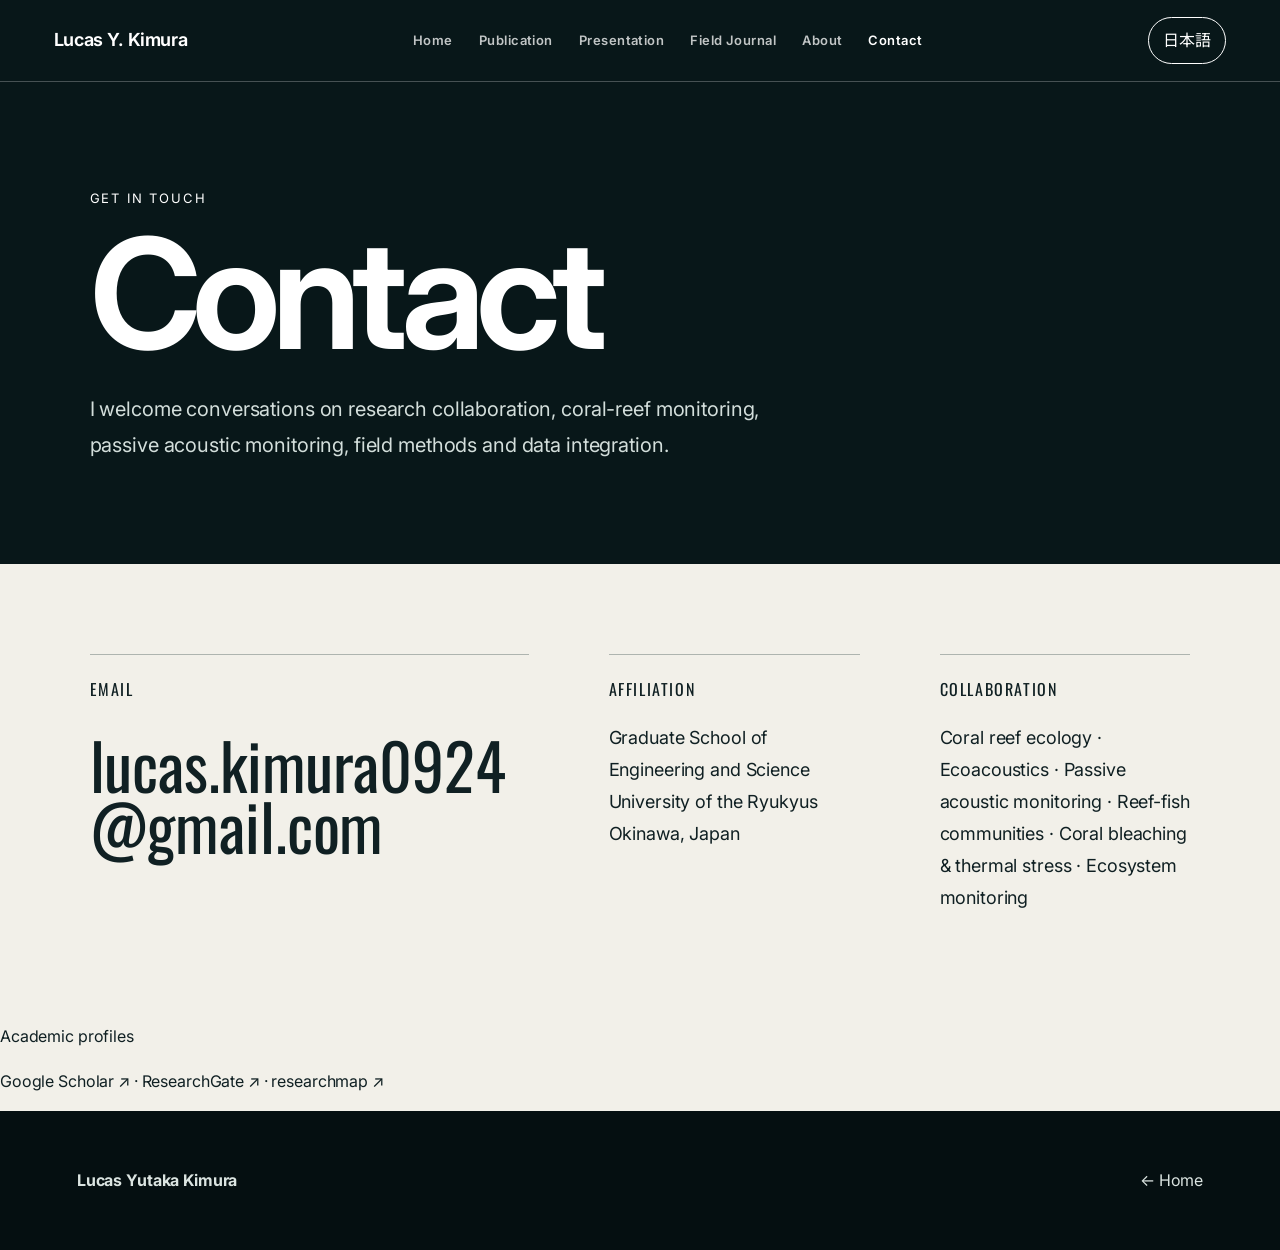
<file: contact.html>
<!doctype html>
<html lang="en">
<head><meta charset="utf-8"><meta name="viewport" content="width=device-width,initial-scale=1"><meta name="description" content="Contact Lucas Y. Kimura for research collaboration in coral reef ecology, monitoring and underwater bioacoustics."><title>Contact — Lucas Y. Kimura</title><link rel="preconnect" href="https://fonts.googleapis.com"><link rel="preconnect" href="https://fonts.gstatic.com" crossorigin><link href="https://fonts.googleapis.com/css2?family=Inter:wght@400;500;600;700&family=Noto+Sans+JP:wght@400;500;600;700&family=Noto+Serif+JP:wght@500;600&family=Oswald:wght@300;400;500&display=swap" rel="stylesheet"><link rel="stylesheet" href="assets/style.css"><script>(function(){try{var q=new URLSearchParams(location.search).get('lang');var l=(q==='ja'||q==='en')?q:(localStorage.getItem('lyk-lang')||'en');document.documentElement.dataset.lang=l;document.documentElement.lang=l;}catch(e){}})();</script></head>
<body data-title-en="Contact — Lucas Y. Kimura" data-title-ja="お問い合わせ — Lucas Y. Kimura" data-description-en="Contact Lucas Y. Kimura for research collaboration in coral reef ecology, monitoring and underwater bioacoustics." data-description-ja="サンゴ礁生態学、生態音響学、受動的音響観測、サンゴ礁モニタリングに関する Lucas Y. Kimura へのお問い合わせ。">
<header class="top solid"><a class="brand" href="index.html">Lucas Y. Kimura</a><nav aria-label="Primary navigation"><a href="index.html"><span data-en>Home</span><span data-ja>ホーム</span></a><a href="publications.html"><span data-en>Publication</span><span data-ja>論文</span></a><a href="presentation.html"><span data-en>Presentation</span><span data-ja>学会発表</span></a><a href="fieldwork.html"><span data-en>Fieldwork</span><span data-ja>フィールドワーク</span></a><a href="about.html"><span data-en>About</span><span data-ja>プロフィール</span></a><a class="active" href="contact.html"><span data-en>Contact</span><span data-ja>お問い合わせ</span></a></nav><button id="lang" type="button">日本語</button></header>
<main class="sub">
<section class="sub-hero"><div class="kicker"><span data-en>GET IN TOUCH</span><span data-ja>お問い合わせ</span></div><h1><span data-en>Contact</span><span data-ja>お問い合わせ</span></h1><p><span data-en>I welcome conversations on research collaboration, coral-reef monitoring, passive acoustic monitoring, field methods and data integration.</span><span data-ja>共同研究、サンゴ礁モニタリング、受動的音響観測、フィールド調査手法、データ連携に関するご相談・お問い合わせを歓迎します。</span></p></section>
<section class="contact">
<div><span><span data-en>EMAIL</span><span data-ja>メール</span></span><a class="contact-mail" href="mailto:lucas.kimura0924@gmail.com">lucas.kimura0924<br>@gmail.com</a></div>
<div><span><span data-en>AFFILIATION</span><span data-ja>所属</span></span><p><span data-en>Graduate School of Engineering and Science<br>University of the Ryukyus<br>Okinawa, Japan</span><span data-ja>琉球大学大学院 理工学研究科<br>沖縄，日本</span></p></div>
<div><span><span data-en>COLLABORATION</span><span data-ja>共同研究・連携</span></span><p><span data-en>Coral reef ecology · Ecoacoustics · Passive acoustic monitoring · Reef-fish communities · Coral bleaching & thermal stress · Ecosystem monitoring</span><span data-ja>サンゴ礁生態学 · 生態音響学 · 受動的音響観測 · サンゴ礁魚類群集 · サンゴ白化・熱ストレス · 生態系モニタリング</span></p></div>
</section>
<section class="contact-note"><div><span data-en>Academic profiles</span><span data-ja>研究者プロフィール</span></div><p><a href="https://scholar.google.com/citations?user=vAI-kDgAAAAJ&hl=ja" target="_blank" rel="noopener">Google Scholar ↗</a> · <a href="https://www.researchgate.net/profile/Lucas-Kimura-2?ev=hdr_xprf" target="_blank" rel="noopener">ResearchGate ↗</a> · <a href="https://researchmap.jp/lucasyutakakimura" target="_blank" rel="noopener">researchmap ↗</a></p></section>
</main>
<footer><strong>Lucas Yutaka Kimura</strong><a href="index.html"><span data-en>← Home</span><span data-ja>← ホームへ戻る</span></a></footer><script src="assets/site.js"></script></body></html>
</file>
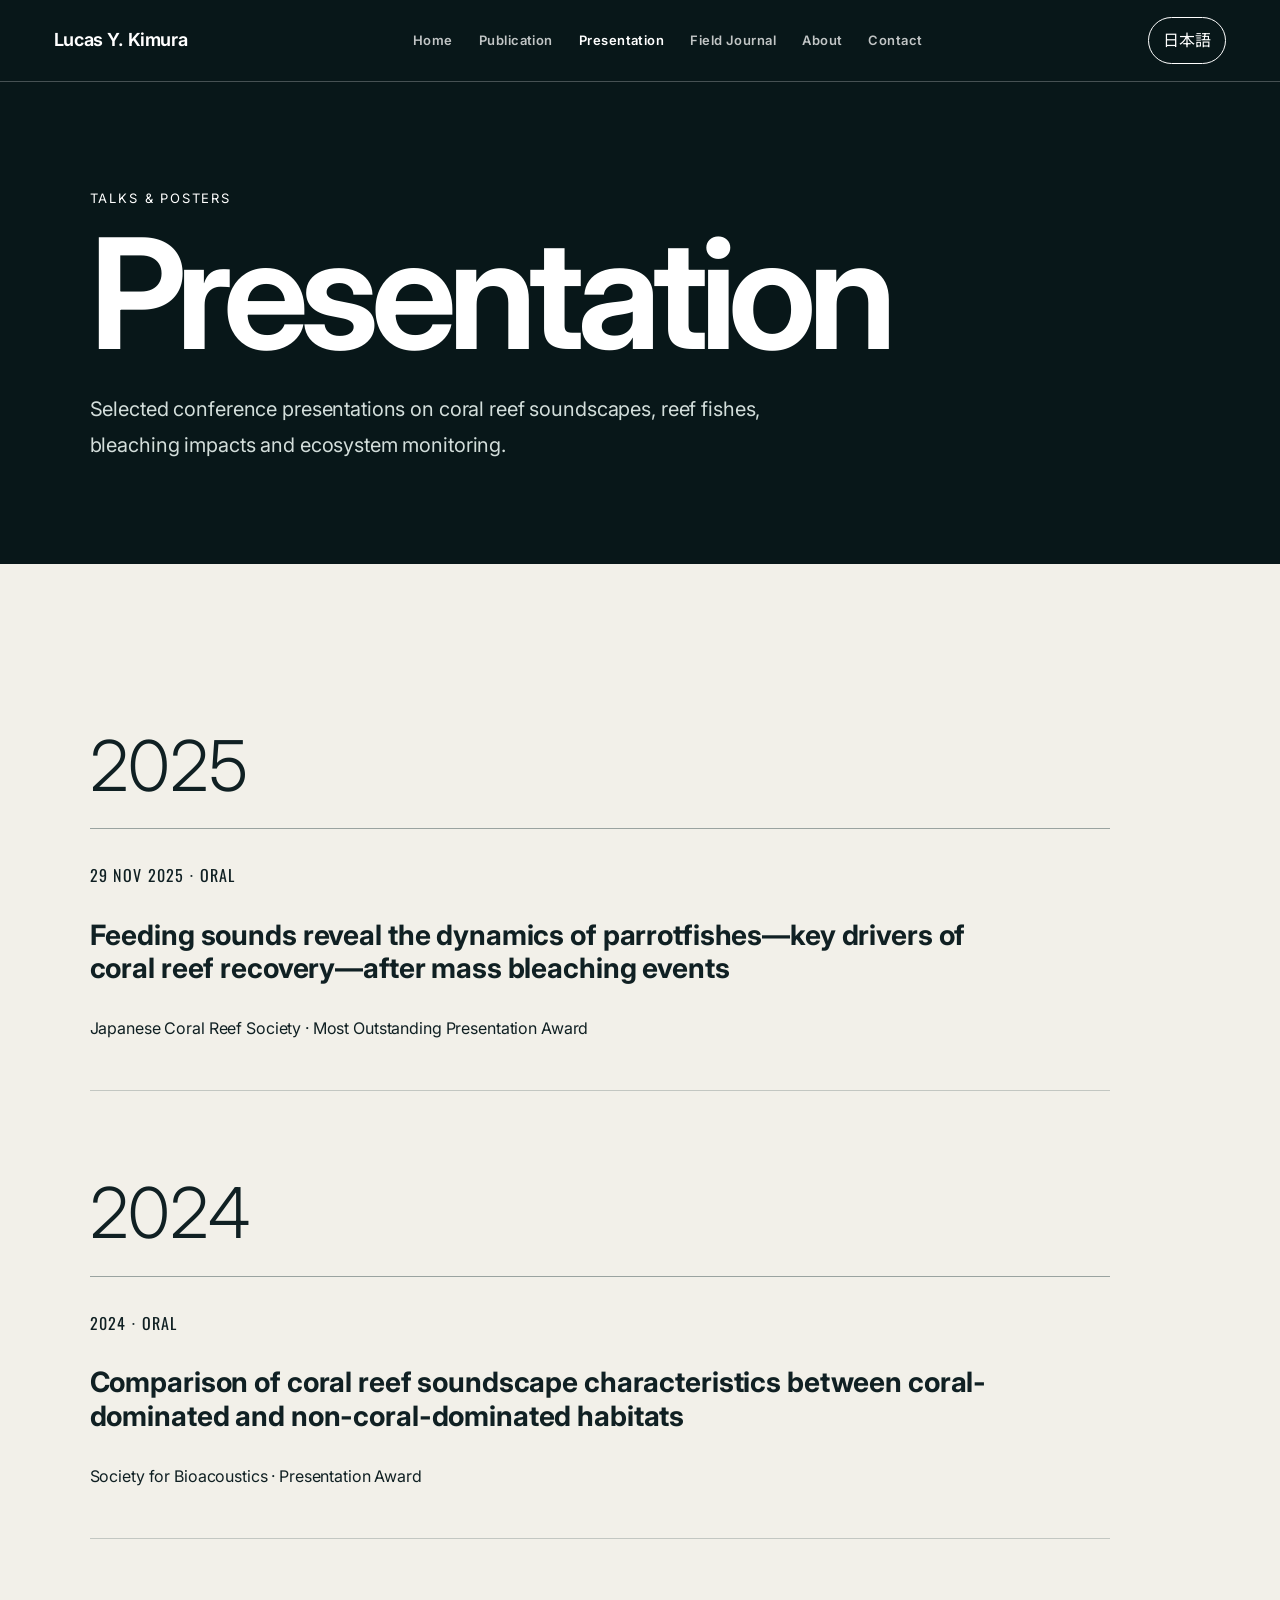
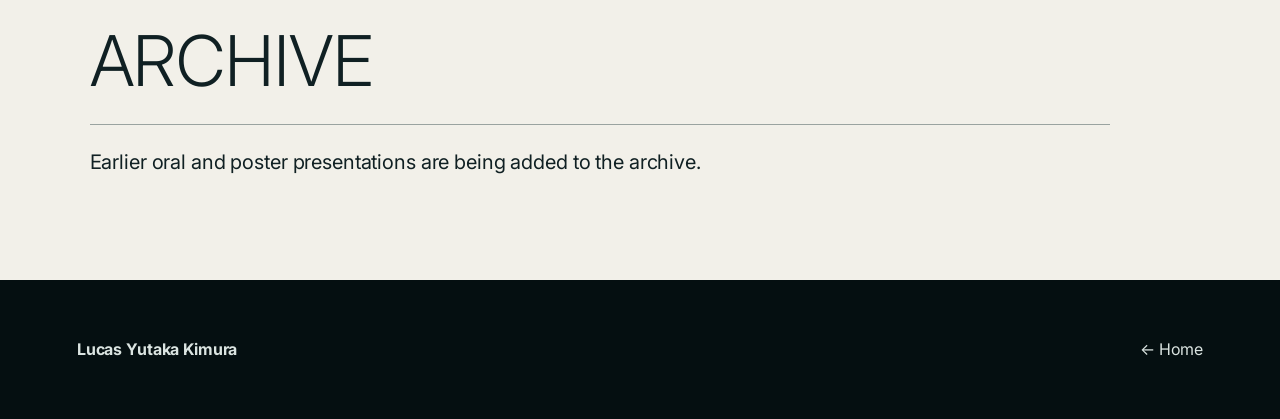
<file: presentation.html>
<!doctype html>
<html lang="en">
<head><meta charset="utf-8"><meta name="viewport" content="width=device-width,initial-scale=1"><meta name="description" content="Conference presentations by Lucas Y. Kimura in coral reef ecology and ecoacoustics."><title>Presentation — Lucas Y. Kimura</title><link rel="preconnect" href="https://fonts.googleapis.com"><link rel="preconnect" href="https://fonts.gstatic.com" crossorigin><link href="https://fonts.googleapis.com/css2?family=Inter:wght@400;500;600;700&family=Noto+Sans+JP:wght@400;500;600;700&family=Noto+Serif+JP:wght@500;600&family=Oswald:wght@300;400;500&display=swap" rel="stylesheet"><link rel="stylesheet" href="assets/style.css"><script>(function(){try{var q=new URLSearchParams(location.search).get('lang');var l=(q==='ja'||q==='en')?q:(localStorage.getItem('lyk-lang')||'en');document.documentElement.dataset.lang=l;document.documentElement.lang=l;}catch(e){}})();</script></head>
<body data-title-en="Presentation — Lucas Y. Kimura" data-title-ja="学会発表 — Lucas Y. Kimura" data-description-en="Conference presentations by Lucas Y. Kimura in coral reef ecology and ecoacoustics." data-description-ja="Lucas Y. Kimura による、サンゴ礁生態学、生態音響学、サンゴ白化、サンゴ礁魚類に関する口頭発表・ポスター発表。">
<header class="top solid"><a class="brand" href="index.html">Lucas Y. Kimura</a><nav aria-label="Primary navigation"><a href="index.html"><span data-en>Home</span><span data-ja>ホーム</span></a><a href="publications.html"><span data-en>Publication</span><span data-ja>論文</span></a><a class="active" href="presentation.html"><span data-en>Presentation</span><span data-ja>学会発表</span></a><a href="fieldwork.html"><span data-en>Fieldwork</span><span data-ja>フィールドワーク</span></a><a href="about.html"><span data-en>About</span><span data-ja>プロフィール</span></a><a href="contact.html"><span data-en>Contact</span><span data-ja>お問い合わせ</span></a></nav><button id="lang" type="button">日本語</button></header>
<main class="sub">
<section class="sub-hero"><div class="kicker"><span data-en>TALKS & POSTERS</span><span data-ja>口頭発表・ポスター発表</span></div><h1><span data-en>Presentation</span><span data-ja>学会発表</span></h1><p><span data-en>Selected conference presentations on coral reef soundscapes, reef fishes, bleaching impacts and ecosystem monitoring.</span><span data-ja>サンゴ礁サウンドスケープ、サンゴ礁魚類、白化の影響、生態系モニタリングに関する主要な口頭発表・ポスター発表を掲載しています。</span></p></section>
<section class="talk-archive">
<h2>2025</h2>
<article><time><span data-en>29 NOV 2025 · ORAL</span><span data-ja>2025年11月29日 · 口頭発表</span></time><h3><span data-en>Feeding sounds reveal the dynamics of parrotfishes—key drivers of coral reef recovery—after mass bleaching events</span><span data-ja>摂餌音を手がかりに、大規模白化後のサンゴ礁回復を支えるブダイ類の動態を捉える</span></h3><p><span data-en>Japanese Coral Reef Society · Most Outstanding Presentation Award</span><span data-ja>日本サンゴ礁学会 · 最優秀発表賞</span></p></article>
<h2>2024</h2>
<article><time><span data-en>2024 · ORAL</span><span data-ja>2024年 · 口頭発表</span></time><h3><span data-en>Comparison of coral reef soundscape characteristics between coral-dominated and non-coral-dominated habitats</span><span data-ja>サンゴ優占生息場と非サンゴ優占生息場におけるサンゴ礁サウンドスケープ特性の比較</span></h3><p><span data-en>Society for Bioacoustics · Presentation Award</span><span data-ja>生物音響学会 · 発表賞</span></p></article>
<h2><span data-en>ARCHIVE</span><span data-ja>発表アーカイブ</span></h2>
<p class="coming"><span data-en>Earlier oral and poster presentations are being added to the archive.</span><span data-ja>これまでの口頭発表・ポスター発表についても、発表年、学会名、演題、受賞情報を含めて順次追加しています。</span></p>
</section></main>
<footer><strong>Lucas Yutaka Kimura</strong><a href="index.html"><span data-en>← Home</span><span data-ja>← ホーム</span></a></footer><script src="assets/site.js"></script></body></html>
</file>
<file: assets/style.css>
*{box-sizing:border-box}html{scroll-behavior:smooth}body{margin:0;background:#f2f0e9;color:#102023;font-family:Inter,'Noto Sans JP',sans-serif;line-height:1.6}a{color:inherit;text-decoration:none}img{display:block;width:100%;height:100%;object-fit:cover}button{font:inherit}.top{height:82px;padding:0 4.2vw;display:flex;align-items:center;justify-content:space-between;position:absolute;z-index:20;top:0;left:0;right:0;color:#fff;border-bottom:1px solid rgba(255,255,255,.25)}.top.solid{position:relative;background:#081719}.brand{font-size:18px;font-weight:600;letter-spacing:.02em}.top nav{display:flex;gap:26px;font-size:13px;text-transform:uppercase;letter-spacing:.08em}.top nav a{opacity:.75}.top nav a:hover,.top nav a.active{opacity:1}.top button{background:transparent;color:inherit;border:1px solid currentColor;border-radius:30px;padding:8px 14px;cursor:pointer}.hero{height:min(900px,100vh);min-height:690px;position:relative;color:#fff;overflow:hidden}.hero>img{position:absolute;inset:0}.shade{position:absolute;inset:0;background:linear-gradient(90deg,rgba(3,18,21,.75) 0%,rgba(3,18,21,.35) 50%,rgba(3,18,21,.08) 100%),linear-gradient(0deg,rgba(3,18,21,.35),transparent 45%)}.hero-copy{position:absolute;left:7vw;bottom:12vh;max-width:920px}.field{font-family:Oswald,'Noto Sans JP',sans-serif;font-size:clamp(27px,3.2vw,52px);font-weight:400;text-transform:uppercase;letter-spacing:.035em;margin-bottom:10px}.hero h1{font-family:Oswald,sans-serif;font-size:clamp(44px,6vw,90px);font-weight:300;line-height:.95;margin:0 0 24px;letter-spacing:.01em}.statement{font-size:clamp(22px,2.5vw,38px);line-height:1.18;max-width:800px;margin:0 0 36px;font-weight:500}.hero-actions{display:flex;gap:14px;flex-wrap:wrap}.button{display:inline-flex;align-items:center;justify-content:center;padding:17px 26px;border:1px solid #fff;font-size:17px;font-weight:600;min-width:190px}.button.light{background:#fff;color:#0a191c}.button.outline{background:rgba(0,0,0,.08);backdrop-filter:blur(6px)}.location{position:absolute;right:4.2vw;bottom:5vh;text-align:right;font-size:12px;letter-spacing:.08em;text-transform:uppercase}.paper{padding:110px 7vw;display:grid;grid-template-columns:minmax(120px,1fr) 5fr;gap:5vw;background:#f2f0e9}.label,.kicker{font-family:Oswald,'Noto Sans JP',sans-serif;font-size:13px;letter-spacing:.14em;text-transform:uppercase}.intro h2,.presentation-preview h2{font-size:clamp(32px,4.4vw,66px);font-weight:500;line-height:1.08;margin:0 0 45px;max-width:1050px}.intro h2 em{font-family:serif;font-weight:400}.cols{display:grid;grid-template-columns:1fr 1fr;gap:45px;max-width:940px;color:#455457;font-size:16px}.text-link{display:inline-block;margin-top:28px;font-weight:600;border-bottom:1px solid currentColor}.dark{background:#081719;color:#eef4f1;padding:105px 6vw}.section-head{margin-bottom:50px}.section-head h2{font-family:Oswald,'Noto Sans JP',sans-serif;font-size:clamp(64px,9vw,140px);font-weight:300;text-transform:uppercase;line-height:.9;margin:8px 0}.section-head.ink{color:#102023}.stories{display:grid;grid-template-columns:repeat(3,1fr);gap:18px}.stories article{height:600px;position:relative;overflow:hidden;background:#173035}.stories article:after{content:'';position:absolute;inset:0;background:linear-gradient(0deg,rgba(4,19,22,.92),rgba(4,19,22,.05) 70%)}.stories article>div{position:absolute;z-index:2;left:28px;right:28px;bottom:27px}.stories b{font-family:Oswald;font-weight:400}.stories h3{font-family:Oswald,'Noto Sans JP',sans-serif;text-transform:uppercase;font-size:clamp(34px,4vw,62px);font-weight:300;line-height:.95;margin:12px 0}.stories p{max-width:390px;color:#d5dedb}.news{padding:105px 7vw;background:#c9e3ee}.news-list{border-top:1px solid rgba(10,30,35,.4)}.news-list article{display:grid;grid-template-columns:180px 1fr;gap:25px;border-bottom:1px solid rgba(10,30,35,.3);padding:26px 0}.news-list time{font-family:Oswald;letter-spacing:.1em}.news-list h3{margin:0;font-size:clamp(20px,2vw,31px);font-weight:500}.selected{padding-bottom:120px}.paper-list{display:grid;grid-template-columns:1fr 1fr;gap:18px}.paper-list>a{min-height:360px;padding:32px;background:#163338;display:flex;flex-direction:column;justify-content:flex-end;transition:.2s}.paper-list>a:hover{transform:translateY(-4px);background:#1c4046}.paper-list span{font-family:Oswald;letter-spacing:.1em}.paper-list h3{font-size:clamp(24px,2.6vw,38px);line-height:1.1;margin:14px 0 30px}.paper-list b{font-size:13px;text-transform:uppercase;letter-spacing:.08em}.talk{display:grid;grid-template-columns:100px 1fr;gap:25px;padding:28px 0;border-top:1px solid #b8bbb5;max-width:1000px}.talk:last-of-type{border-bottom:1px solid #b8bbb5}.talk time{font-family:Oswald;font-size:22px}.talk h3{font-size:23px;line-height:1.25;margin:0 0 9px}.talk p{margin:0;color:#5e6867}.field-grid{display:grid;grid-template-columns:2fr 1fr 1fr;gap:16px}.field-grid a{height:520px;position:relative;overflow:hidden}.field-grid a:after{content:'';position:absolute;inset:0;background:linear-gradient(0deg,rgba(0,0,0,.7),transparent 55%)}.field-grid span{position:absolute;z-index:2;bottom:22px;left:22px;font-family:Oswald;font-size:22px;letter-spacing:.08em}.quote{padding:100px 7vw;background:#0d90a4;color:white}.quote p{font-family:serif;font-size:clamp(32px,5vw,76px);line-height:1.08;max-width:1150px;margin:0}.sub{padding-top:0}.sub-hero{padding:105px 7vw 80px;background:#081719;color:#fff}.sub-hero h1{font-family:Oswald,'Noto Sans JP',sans-serif;font-weight:300;text-transform:uppercase;font-size:clamp(76px,12vw,180px);line-height:.9;margin:14px 0 30px}.sub-hero p{font-size:20px;max-width:700px;color:#d3dedb}.pub-year{padding:80px 6vw}.pub-year h2{font-family:Oswald;font-size:clamp(48px,7vw,105px);font-weight:300;margin:0 0 45px}.publication-cards{display:grid;grid-template-columns:repeat(3,1fr);gap:28px}.publication-cards>a,.publication-cards>article{display:block}.mock-cover{height:430px;display:flex;align-items:flex-start;justify-content:center;padding-top:48px;text-align:center;font-family:Oswald;font-size:30px;line-height:1.1;letter-spacing:.03em;margin-bottom:20px}.blue{background:#9dc5dd}.sand{background:#d7cbb5}.aqua{background:#9fdad6}.publication-cards h3{font-size:21px;line-height:1.25}.publication-cards span,.publication-cards p{font-size:13px;color:#687271}.dark-block{background:#081719;color:#fff}.coming{font-size:20px}.talk-archive{padding:80px 7vw;max-width:1200px}.talk-archive h2{font-family:Oswald;font-size:70px;font-weight:300;border-bottom:1px solid #9aa3a0;margin:60px 0 0}.talk-archive article{padding:32px 0;border-bottom:1px solid #c3c7c2}.talk-archive time{font-family:Oswald;letter-spacing:.08em}.talk-archive h3{font-size:28px;line-height:1.2;max-width:900px}.field-notes{padding:90px 6vw}.field-notes article{display:grid;grid-template-columns:1.15fr 1fr;min-height:520px;margin-bottom:28px;background:#e4e1d8}.field-notes article:nth-child(even){grid-template-columns:1fr 1.15fr}.field-notes article:nth-child(even) img{order:2}.field-notes article>div{padding:55px}.field-notes span{font-family:Oswald;letter-spacing:.1em}.field-notes h2{font-size:45px;line-height:1.05}.about-grid,.contact{padding:90px 7vw;display:grid;grid-template-columns:2fr 1fr;gap:80px;max-width:1400px}.about-grid h2{font-family:serif;font-size:clamp(50px,7vw,100px);line-height:.95;margin:0 0 40px}.about-grid>div:first-child p{font-size:19px;max-width:780px}.cv{border-left:1px solid #aeb4af;padding-left:35px}.cv h3{font-family:Oswald;text-transform:uppercase;letter-spacing:.08em;margin-top:35px}.contact{grid-template-columns:1.4fr .8fr .8fr}.contact>div{border-top:1px solid #aeb4af;padding-top:20px}.contact>div>span{font-family:Oswald;letter-spacing:.1em}.contact-mail{display:block;font-family:Oswald;font-size:clamp(42px,5vw,80px);line-height:.95;margin-top:30px}.contact p{font-size:18px}footer{padding:55px 6vw;background:#050f11;color:#dbe4e1;display:flex;justify-content:space-between;gap:40px}footer nav{display:flex;gap:18px;flex-wrap:wrap}footer p{margin:5px 0;color:#98aaa5}[data-ja]{display:none}@media(max-width:900px){.top{height:auto;min-height:72px;padding:18px 5vw;flex-wrap:wrap;gap:14px}.top nav{order:3;width:100%;overflow:auto;gap:18px;padding-top:4px}.hero{min-height:760px}.hero-copy{left:6vw;right:6vw;bottom:16vh}.location{display:none}.paper{grid-template-columns:1fr;padding:80px 6vw}.cols{grid-template-columns:1fr}.stories,.publication-cards{grid-template-columns:1fr}.stories article{height:520px}.paper-list{grid-template-columns:1fr}.field-grid{grid-template-columns:1fr}.field-grid a{height:390px}.field-notes article,.field-notes article:nth-child(even){grid-template-columns:1fr}.field-notes article:nth-child(even) img{order:0}.field-notes article img{height:420px}.about-grid,.contact{grid-template-columns:1fr;gap:30px}.cv{border-left:0;border-top:1px solid #aeb4af;padding:25px 0}.news-list article{grid-template-columns:1fr;gap:5px}.talk{grid-template-columns:70px 1fr}.mock-cover{height:380px}}
</file>
